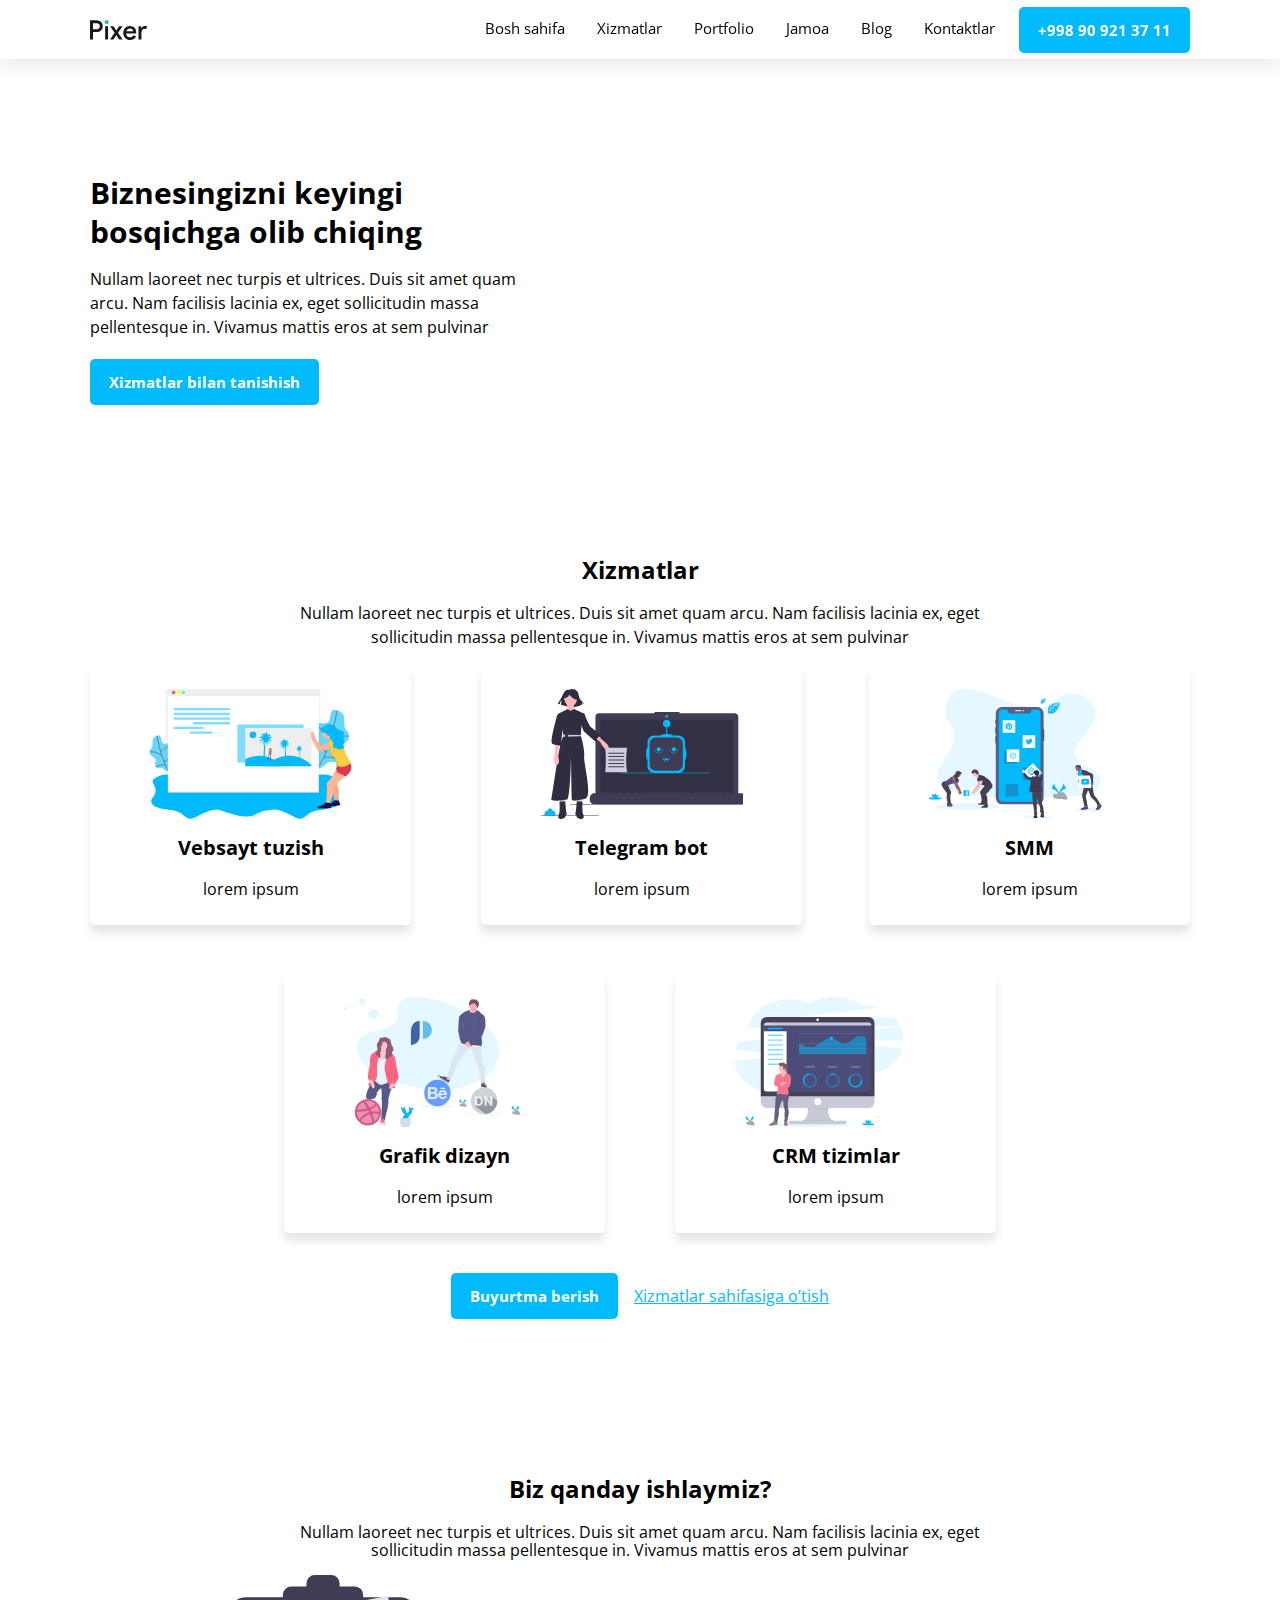
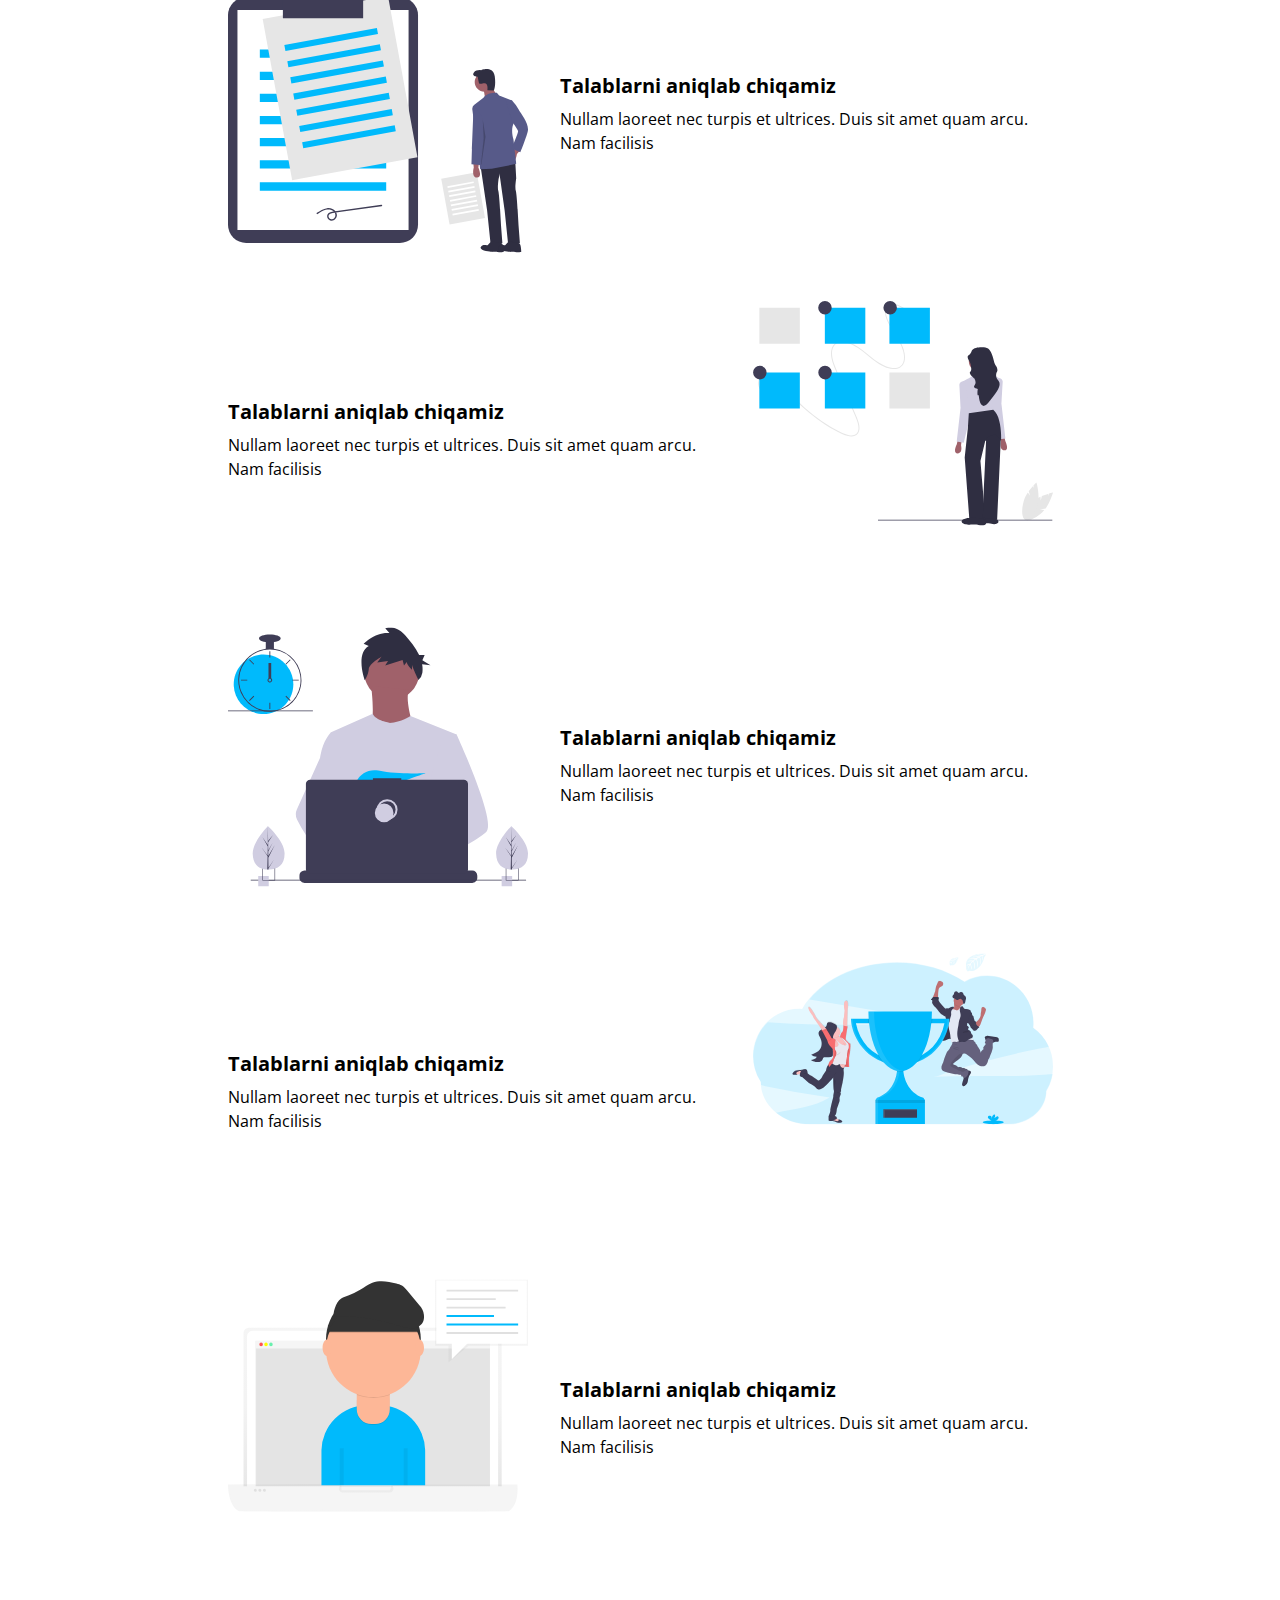
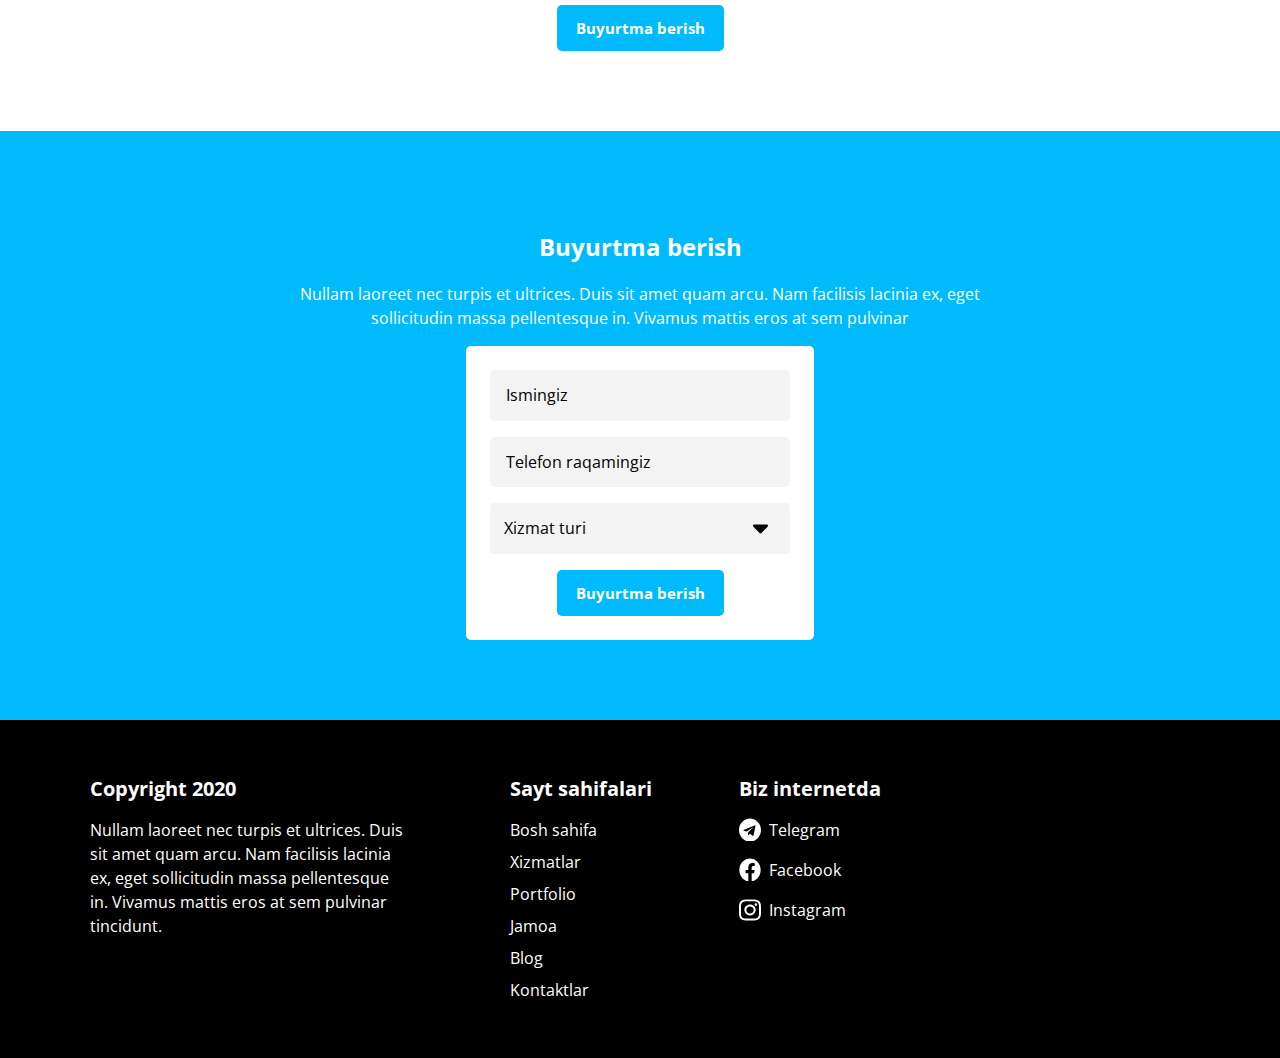
<file: index.html>
<!DOCTYPE html>
<html lang="uz">

<head>
    <meta charset="UTF-8">
    <meta http-equiv="X-UA-Compatible" content="IE=edge">
    <meta name="viewport" content="width=device-width, initial-scale=1.0">
    <title>Pixer | Javohir Rustamov</title>

    <!-- <link rel="stylesheet" href="./css/normalize.css"> -->
    <link rel="stylesheet" href="./css/main.mini.css">
    <!-- <link rel="stylesheet" href="./css/main.css"> -->
</head>

<body>
    <!-- header start -->
    <header>
        <div class="container">
            <div class="site-header">
                <a class="site-logo" href="./index.html"><img class="site-logo-img" src="./images/header-logo.svg"
                        width="58" height="20" alt="pixer logo"></a>

                <div class="site-navbar">
                    <ul class="navbar-list">
                        <li class="navbar-list-item"><a class="navbar-link" href="./index.html">Bosh sahifa</a></li>
                        <li class="navbar-list-item">
                            <a class="navbar-link" href="./services.html">Xizmatlar</a>
                            <ul class="drop-list">
                                <li class="drop-list-item">
                                    <a href="./create-web-site.html" class="drop-list-item-link navbar-link">Vebsayt</a>
                                </li>
                                <li class="drop-list-item"><a href="./telegram-bot.html" class="drop-list-item-link navbar-link">Telegram bot</a></li>
                                <li class="drop-list-item"><a href="./smm.html" class="drop-list-item-link navbar-link">SMM</a></li>
                                <li class="drop-list-item"><a href="./grafic-design.html" class="drop-list-item-link navbar-link">Grafik dizayn</a></li>
                                <li class="drop-list-item"><a href="./crm.html" class="drop-list-item-link navbar-link">CRM tizim</a></li>
                            </ul>
                        </li>
                        <li class="navbar-list-item"><a class="navbar-link" href="./portfolio.html">Portfolio</a></li>
                        <li class="navbar-list-item"><a class="navbar-link" href="./team.html">Jamoa</a></li>
                        <li class="navbar-list-item"><a class="navbar-link" href="./blog.html">Blog</a></li>
                        <li class="navbar-list-item"><a class="navbar-link" href="./contacts.html">Kontaktlar</a></li>
                    </ul>

                    <a class="section-buttons" href="tel:+998909213711">+998 90 921 37 11</a>
                </div>
            </div>
        </div>
    </header>
    <!-- header finish -->

    <!-- main start -->
    <main>
        <!-- hero section start -->
        <section class="hero-section">
            <div class="container">
                <div class="hero">
                    <div class="hero-info">
                        <h1 class="hero-theme">Biznesingizni keyingi bosqichga
                            olib chiqing</h1>
                        <div class="hero-text-box">
                            <p class="hero-text">
                                Nullam laoreet nec turpis et ultrices. Duis sit amet quam arcu. Nam facilisis lacinia
                                ex,
                                eget sollicitudin massa pellentesque in. Vivamus mattis eros at sem pulvinar
                            </p>
                        </div>

                        <a class="section-buttons hero-link" href="#services" target="blank">Xizmatlar bilan tanishish</a>
                    </div>

                    <iframe class="hero-video" width="560" height="315"
                        src="https://www.youtube-nocookie.com/embed/6_pru8U2RmM" title="YouTube video player"
                        allow="accelerometer; autoplay; clipboard-write; encrypted-media; gyroscope; picture-in-picture"
                        allowfullscreen></iframe>

                </div>
            </div>
        </section>
        <!-- hero section finish -->

        <!-- services section start -->
        <section class="services" id="services">
            <div class="container">
                <div class="services-top">
                    <h2 class="services-top-theme">Xizmatlar</h2>
                    <p class="services-top-text">
                        Nullam laoreet nec turpis et ultrices. Duis sit amet quam arcu. Nam facilisis lacinia ex, eget
                        sollicitudin massa pellentesque in. Vivamus mattis eros at sem pulvinar
                    </p>
                </div>

                <ul class="services-list">
                    <li class="services-list-item"><a class="services-item-link" href="./create-web-site.html">
                            <div class="services-info">
                                <h3 class="services-item-theme">Vebsayt tuzish</h3>
                                <p class="services-item-text">lorem ipsum</p>
                            </div>

                        </a></li>

                    <li class="services-list-item"><a class="services-item-link telegram-bot"
                            href="./telegram-bot.html">
                            <div class="services-info">
                                <h3 class="services-item-theme">Telegram bot</h3>
                                <p class="services-item-text">lorem ipsum</p>
                            </div>
                        </a></li>
                    <li class="services-list-item"><a class="services-item-link smm-img" href="./smm.html">
                            <div class="services-info">
                                <h3 class="services-item-theme">SMM</h3>
                                <p class="services-item-text">lorem ipsum</p>
                            </div>
                        </a></li>
                    <li class="services-list-item"><a class="services-item-link grafic-design"
                            href="./grafic-design.html">
                            <div class="services-info">
                                <h3 class="services-item-theme">Grafik dizayn</h3>
                                <p class="services-item-text">lorem ipsum</p>
                            </div>
                        </a></li>
                    <li class="services-list-item"><a class="services-item-link crm-img" href="./crm.html">
                            <div class="services-info">
                                <h3 class="services-item-theme">CRM tizimlar</h3>
                                <p class="services-item-text">lorem ipsum</p>
                            </div>
                        </a></li>
                </ul>

                <div class="services-under-link">
                    <a class="hero-link section-buttons" href="#order" target="blank">Buyurtma berish</a>
                    <a class="services-under-link-item" href="#" target="blank">Xizmatlar sahifasiga o’tish</a>
                </div>
            </div>
        </section>
        <!-- services section finish -->

        <!-- how we work section start -->
        <section>
            <div class="container">
                <div class="how-we-work-top">
                    <h2 class="how-we-work-theme">Biz qanday ishlaymiz?</h2>
                    <p class="how-we-work-text">
                        Nullam laoreet nec turpis et ultrices. Duis sit amet quam arcu. Nam facilisis lacinia ex, eget
                        sollicitudin massa pellentesque in. Vivamus mattis eros at sem pulvinar
                    </p>
                </div>

                <ol class="how-we-work-list">
                    <li class="how-we-work-list-item">
                        <div class="how-we-info">

                            <h3 class="how-we-info-theme">Talablarni aniqlab chiqamiz</h3>

                            <p class="how-we-info-text">
                                Nullam laoreet nec turpis et ultrices. Duis sit amet quam arcu. Nam facilisis
                            </p>


                        </div>
                    </li>
                    <li class="how-we-work-list-item how-we-two">
                        <div class="how-we-info ">

                            <h3 class="how-we-info-theme">Talablarni aniqlab chiqamiz</h3>

                            <p class="how-we-info-text">
                                Nullam laoreet nec turpis et ultrices. Duis sit amet quam arcu. Nam facilisis
                            </p>


                        </div>
                    </li>
                    <li class="how-we-work-list-item">
                        <div class="how-we-info">

                            <h3 class="how-we-info-theme">Talablarni aniqlab chiqamiz</h3>

                            <p class="how-we-info-text">
                                Nullam laoreet nec turpis et ultrices. Duis sit amet quam arcu. Nam facilisis
                            </p>


                        </div>
                    </li>
                    <li class="how-we-work-list-item">
                        <div class="how-we-info">

                            <h3 class="how-we-info-theme">Talablarni aniqlab chiqamiz</h3>

                            <p class="how-we-info-text">
                                Nullam laoreet nec turpis et ultrices. Duis sit amet quam arcu. Nam facilisis
                            </p>


                        </div>
                    </li>
                    <li class="how-we-work-list-item">
                        <div class="how-we-info">

                            <h3 class="how-we-info-theme">Talablarni aniqlab chiqamiz</h3>

                            <p class="how-we-info-text">
                                Nullam laoreet nec turpis et ultrices. Duis sit amet quam arcu. Nam facilisis
                            </p>


                        </div>
                    </li>
                </ol>

                <div class="how-we-button">
                    <a class="section-buttons hero-link" href="#order">Buyurtma berish</a>
                </div>

            </div>
        </section>
        <!-- how we work section finish -->

        <!-- order section start -->
        <section class="order" id="order">
            <div class="container">
                <div class="order-top">
                    <h2 class="order-top-theme">Buyurtma berish</h2>
                    <p class="order-top-text">
                        Nullam laoreet nec turpis et ultrices. Duis sit amet quam arcu. Nam facilisis lacinia ex, eget
                        sollicitudin massa pellentesque in. Vivamus mattis eros at sem pulvinar
                    </p>
                </div>

                <form class="order-form" action="https://echo.htmlacademy.ru/courses" method="post" autocomplete="off">

                    <label>
                        <input class="site-order-item" type="text" placeholder="Ismingiz" aria-label="Ismingiz"
                            name="your name" required>
                    </label>
                    <label>
                        <input class="site-order-item" type="tel" placeholder="Telefon raqamingiz"
                            aria-label="Telefon raqamingiz" name="your number" required>
                    </label>

                    <select class="order-list" name="order-list">
                        <option value="xizmatturi" selected disabled>Xizmat turi</option>
                        <option value="Vebsayttuzish">Vebsayt tuzish</option>
                        <option value="Telegrambot">Telegram bot</option>
                        <option value="SMM">SMM</option>
                        <option value="Grafikdizayn">Grafik dizayn</option>
                        <option value="CRMtizimlar">CRM tizimlar</option>
                    </select>

                    <button class="section-buttons order-button hero-link" type="submit">Buyurtma berish</button>
                </form>
            </div>
        </section>
        <!-- order section finish -->

        <footer class="site-footer">
            <div class="container">
                <div class="footer-inner">
                    <div class="footer-inner-start">
                        <p class="footer-theme">Copyright 2020</p>
                        <p class="footer-text">
                            Nullam laoreet nec turpis et ultrices. Duis sit amet quam arcu. Nam facilisis lacinia ex,
                            eget
                            sollicitudin massa pellentesque in. Vivamus mattis eros at sem pulvinar tincidunt.
                        </p>
                    </div>
                        <div class="site-pages-box">
                            <p class="pages-item-theme">Sayt sahifalari</p>
                       
                    <ul class="site-pages-list">
                        <li class="site-pages-list-item"><a class="footer-links" href="./index.html">Bosh sahifa</a></li>
                        <li class="site-pages-list-item"><a class="footer-links" href="./services.html">Xizmatlar</a></li>
                        <li class="site-pages-list-item"><a class="footer-links" href="./portfolio.html">Portfolio</a></li>
                        <li class="site-pages-list-item"><a class="footer-links" href="./team.html">Jamoa</a></li>
                        <li class="site-pages-list-item"><a class="footer-links" href="./blog.html">Blog</a></li>
                        <li class="site-pages-list-item"><a class="footer-links" href="./contacts.html">Kontaktlar</a></li>
                    </ul>
                </div>
                    <div class="out-internet">
                        <p class="pages-item-theme">Biz internetda</p>
                    
                    <ul class="socials-list">
                        <li class="socials-list-item"><a class="socials-links telegram" href="#">Telegram</a></li>
                        <li class="socials-list-item"><a class="socials-links facebook" href="#">Facebook</a></li>
                        <li class="socials-list-item"><a class="socials-links instagram" href="#">Instagram</a></li>
                    </ul>
                </div>
                </div>
            </div>
        </footer>
    </main>
    <!-- main finish -->
</body>

</html>
</file>
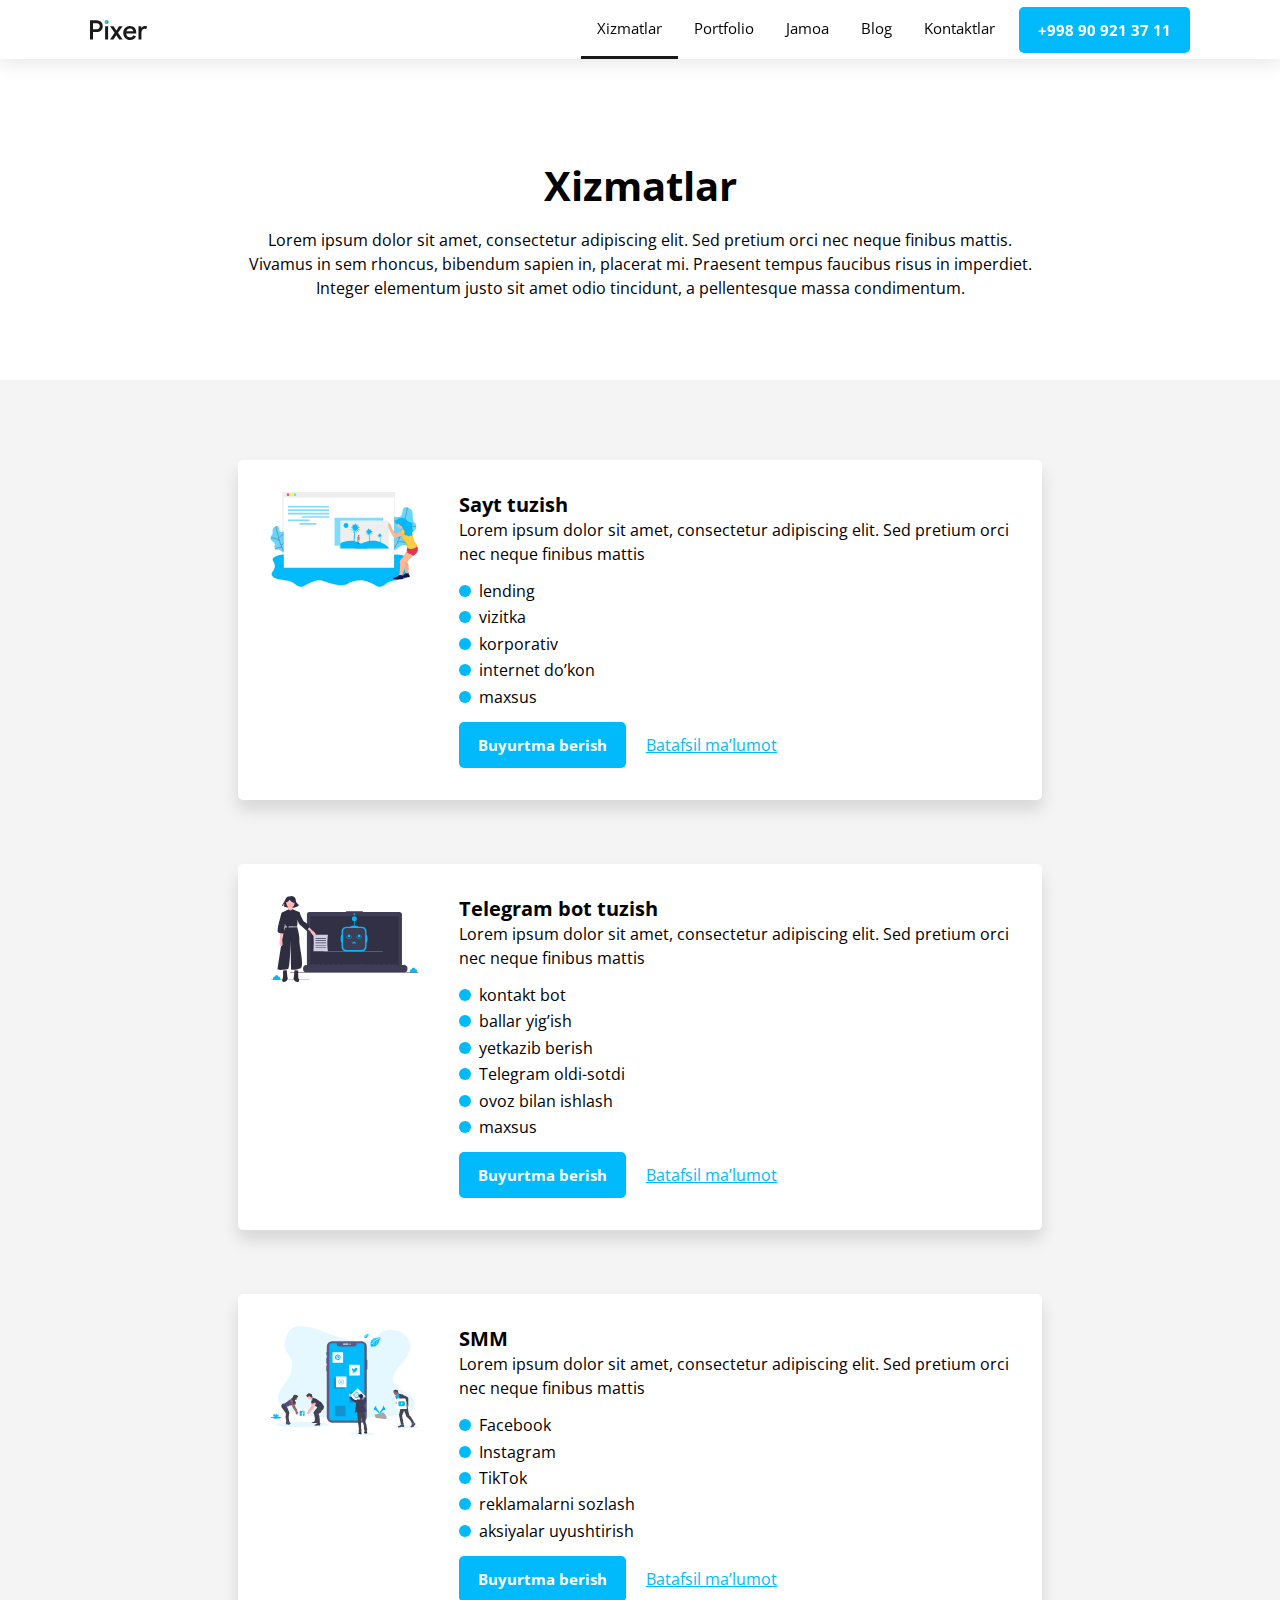
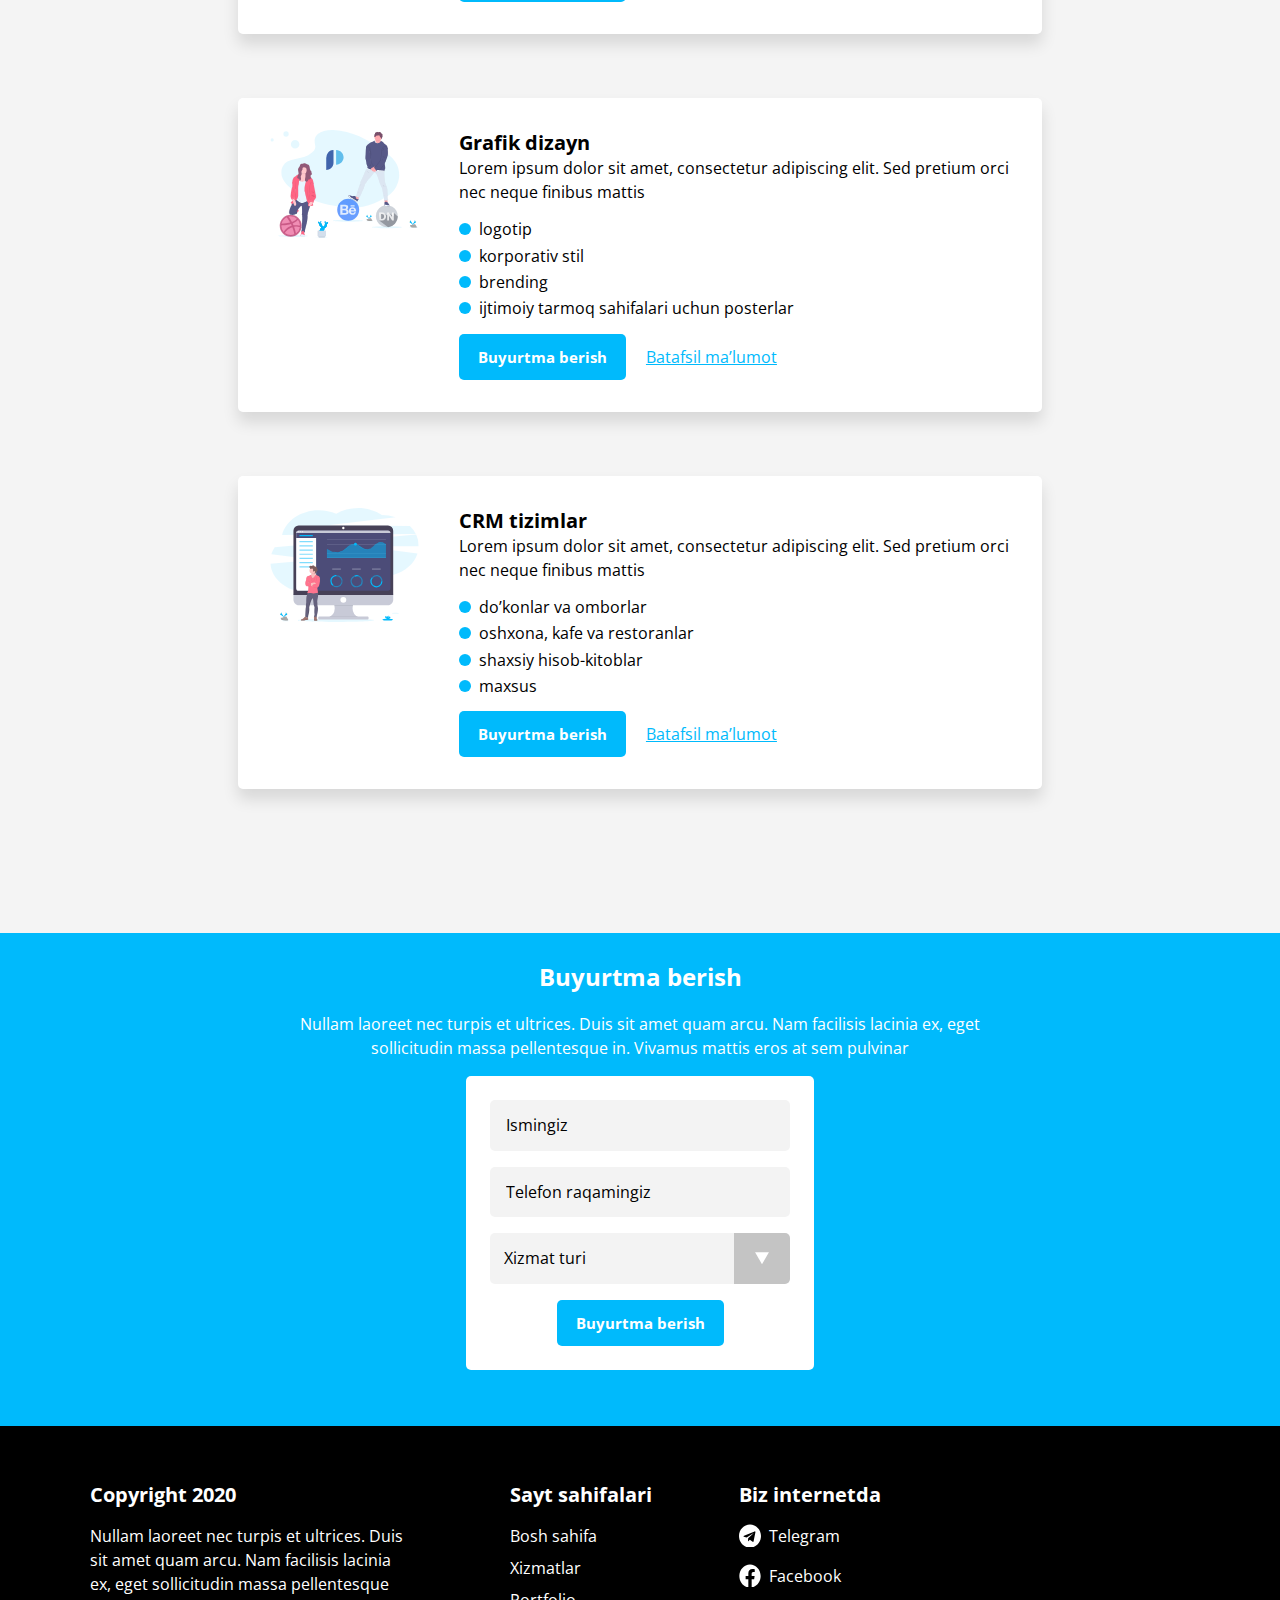
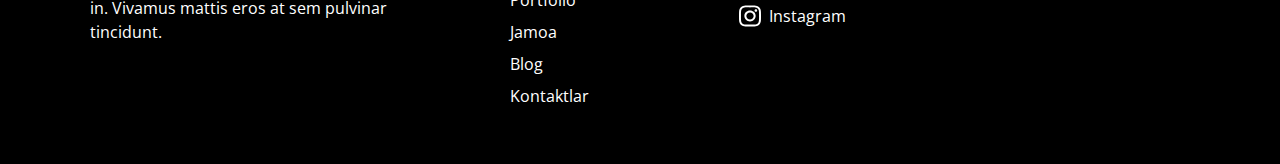
<file: services.html>
<!DOCTYPE html>
<html lang="uz">
<head>
    <meta charset="UTF-8">
    <meta http-equiv="X-UA-Compatible" content="IE=edge">
    <meta name="viewport" content="width=device-width, initial-scale=1.0">
    <title>Xizmatlar</title>
    
    <link rel="stylesheet" href="./css/services.mini.css">
    <!-- <link rel="stylesheet" href="./css/services.css"> -->
</head>
<body>
    <!-- header start -->
    <header>
        <div class="container">
            <div class="site-header">
                <a class="site-logo" href="./index.html"><img class="site-logo-img" src="./images/header-logo.svg"
                    width="58" height="20" alt="pixer logo"></a>
                    
                    <div class="site-navbar">
                        <ul class="navbar-list">
                            <li class="navbar-list-item navbar-link-services"><a class="navbar-link" href="./services.html">Xizmatlar</a>
                                <ul class="drop-list">
                                    <li class="drop-list-item">
                                        <a href="./create-web-site.html" class="drop-list-item-link navbar-link">Vebsayt</a>
                                    </li>
                                    <li class="drop-list-item"><a href="./telegram-bot.html" class="drop-list-item-link navbar-link">Telegram bot</a></li>
                                    <li class="drop-list-item"><a href="./smm.html" class="drop-list-item-link navbar-link">SMM</a></li>
                                    <li class="drop-list-item"><a href="./grafic-design.html" class="drop-list-item-link navbar-link">Grafik dizayn</a></li>
                                    <li class="drop-list-item"><a href="./crm.html" class="drop-list-item-link navbar-link">CRM tizim</a></li>
                                </ul>
                            </li>
                            <li class="navbar-list-item"><a class="navbar-link" href="./portfolio.html">Portfolio</a></li>
                            <li class="navbar-list-item"><a class="navbar-link" href="./team.html">Jamoa</a></li>
                            <li class="navbar-list-item"><a class="navbar-link" href="./blog.html">Blog</a></li>
                            <li class="navbar-list-item"><a class="navbar-link" href="./contacts.html">Kontaktlar</a></li>
                        </ul>
                        
                        <a class="section-buttons" href="tel:+998909213711">+998 90 921 37 11</a>
                    </div>
                </div>
            </div>
        </header>
        <!-- header finish -->
        
        
        <main>
            <section class="services-section">
                <div class="container">
                    <div class="services-box">
                        <h2 class="services-theme">Xizmatlar</h2>
                        <p class="services-info-text">Lorem ipsum dolor sit amet, consectetur adipiscing elit. Sed pretium orci nec neque finibus mattis. Vivamus in sem rhoncus, bibendum sapien in, placerat mi. Praesent tempus faucibus risus in imperdiet. Integer elementum justo sit amet odio tincidunt, a pellentesque massa condimentum.
                        </p>
                    </div>
                </div>
            </section>
            
            <section class="services-list-section">
                <div class="container">
                    <ul class="services-list">
                        <li class="services-list-item">
                            <div class="services-list-item-box">
                                <h3 class="services-item-theme">Sayt tuzish</h3>
                                <p class="services-item-text services-info-text">
                                    Lorem ipsum dolor sit amet, consectetur adipiscing elit. Sed pretium orci nec neque finibus mattis
                                </p>
                                
                                <ul class="services-second-list">
                                    <li class="services-second-list-item">lending</li>
                                    <li class="services-second-list-item">vizitka</li>
                                    <li class="services-second-list-item">korporativ</li>
                                    <li class="services-second-list-item">internet do’kon</li>
                                    <li class="services-second-list-item">maxsus</li>
                                </ul>
                                
                                <div class="services-list-link-box">
                                    <a href="#" target="blank" class="services-link-book section-buttons">Buyurtma berish</a>
                                    <a href="#" target="blank" class="services-link-info services-under-link-item">Batafsil ma’lumot</a>
                                </div>
                            </div>
                            
                        </li>
                        <li class="services-list-item services-telegram-list">
                            <div class="services-list-item-box">
                                <h3 class="services-item-theme">Telegram bot tuzish</h3>
                                <p class="services-item-text services-info-text">
                                    Lorem ipsum dolor sit amet, consectetur adipiscing elit. Sed pretium orci nec neque finibus mattis
                                </p>
                                
                                <ul class="services-second-list">
                                    <li class="services-second-list-item">kontakt bot</li>
                                    <li class="services-second-list-item">ballar yig’ish</li>
                                    <li class="services-second-list-item">yetkazib berish</li>
                                    <li class="services-second-list-item">Telegram oldi-sotdi</li>
                                    <li class="services-second-list-item">ovoz bilan ishlash</li>
                                    <li class="services-second-list-item">maxsus</li>
                                </ul>
                                
                                <div class="services-list-link-box">
                                    <a href="#" target="blank" class="services-link-book section-buttons">Buyurtma berish</a>
                                    <a href="#" target="blank" class="services-link-info services-under-link-item">Batafsil ma’lumot</a>
                                </div>
                            </div>
                            
                        </li>
                        <li class="services-list-item services-smm-list">
                            <div class="services-list-item-box">
                                <h3 class="services-item-theme">SMM</h3>
                                <p class="services-item-text services-info-text">
                                    Lorem ipsum dolor sit amet, consectetur adipiscing elit. Sed pretium orci nec neque finibus mattis
                                </p>
                                
                                <ul class="services-second-list">
                                    <li class="services-second-list-item">Facebook</li>
                                    <li class="services-second-list-item">Instagram</li>
                                    <li class="services-second-list-item">TikTok</li>
                                    <li class="services-second-list-item">reklamalarni sozlash</li>
                                    <li class="services-second-list-item">aksiyalar uyushtirish</li>
                                </ul>
                                
                                <div class="services-list-link-box">
                                    <a href="#" target="blank" class="services-link-book section-buttons">Buyurtma berish</a>
                                    <a href="#" target="blank" class="services-link-info services-under-link-item">Batafsil ma’lumot</a>
                                </div>
                            </div>
                            
                        </li>
                        <li class="services-list-item services-grapihic-list">
                            <div class="services-list-item-box">
                                <h3 class="services-item-theme">Grafik dizayn</h3>
                                <p class="services-item-text services-info-text">
                                    Lorem ipsum dolor sit amet, consectetur adipiscing elit. Sed pretium orci nec neque finibus mattis
                                </p>
                                
                                <ul class="services-second-list">
                                    <li class="services-second-list-item">logotip</li>
                                    <li class="services-second-list-item">korporativ stil</li>
                                    <li class="services-second-list-item">brending</li>
                                    <li class="services-second-list-item">ijtimoiy tarmoq sahifalari uchun posterlar</li>
                                </ul>
                                
                                <div class="services-list-link-box">
                                    <a href="#" target="blank" class="services-link-book section-buttons">Buyurtma berish</a>
                                    <a href="#" target="blank" class="services-link-info services-under-link-item">Batafsil ma’lumot</a>
                                </div>
                            </div>
                            
                        </li>
                        <li class="services-list-item services-crm-list">
                            <div class="services-list-item-box">
                                <h3 class="services-item-theme">CRM tizimlar</h3>
                                <p class="services-item-text services-info-text">
                                    Lorem ipsum dolor sit amet, consectetur adipiscing elit. Sed pretium orci nec neque finibus mattis
                                </p>
                                
                                <ul class="services-second-list">
                                    <li class="services-second-list-item">do’konlar va omborlar</li>
                                    <li class="services-second-list-item">oshxona, kafe va restoranlar</li>
                                    <li class="services-second-list-item">shaxsiy hisob-kitoblar</li>
                                    <li class="services-second-list-item">maxsus</li>
                                </ul>
                                
                                <div class="services-list-link-box">
                                    <a href="#" target="blank" class="services-link-book section-buttons">Buyurtma berish</a>
                                    <a href="#" target="blank" class="services-link-info services-under-link-item">Batafsil ma’lumot</a>
                                </div>
                            </div>
                            
                        </li>
                    </ul>
                </div>
            </section>
            
            <section class="order" id="order">
                <div class="container">
                    <div class="order-top">
                        <h2 class="order-top-theme">Buyurtma berish</h2>
                        <p class="order-top-text">
                            Nullam laoreet nec turpis et ultrices. Duis sit amet quam arcu. Nam facilisis lacinia ex, eget
                            sollicitudin massa pellentesque in. Vivamus mattis eros at sem pulvinar
                        </p>
                    </div>
                    
                    <form class="order-form" action="https://echo.htmlacademy.ru/courses" method="post" autocomplete="off">
                        
                        <label>
                            <input class="site-order-item" type="text" placeholder="Ismingiz" aria-label="Ismingiz"
                            name="your name" required>
                        </label>
                        <label>
                            <input class="site-order-item" type="tel" placeholder="Telefon raqamingiz"
                            aria-label="Telefon raqamingiz" name="your number" required>
                        </label>
                        
                        <select class="order-list" name="order-list">
                            <option value="xizmatturi" selected disabled>Xizmat turi</option>
                            <option value="Vebsayttuzish">Vebsayt tuzish</option>
                            <option value="Telegrambot">Telegram bot</option>
                            <option value="SMM">SMM</option>
                            <option value="Grafikdizayn">Grafik dizayn</option>
                            <option value="CRMtizimlar">CRM tizimlar</option>
                        </select>
                        
                        <button class="section-buttons order-button hero-link" type="submit">Buyurtma berish</button>
                    </form>
                </div>
            </section>
        </main>
        
        <footer class="site-footer">
            <div class="container">
                <div class="footer-inner">
                    <div class="footer-inner-start">
                        <p class="footer-theme">Copyright 2020</p>
                        <p class="footer-text">
                            Nullam laoreet nec turpis et ultrices. Duis sit amet quam arcu. Nam facilisis lacinia ex,
                            eget
                            sollicitudin massa pellentesque in. Vivamus mattis eros at sem pulvinar tincidunt.
                        </p>
                    </div>
                    <div class="site-pages-box">
                        <p class="pages-item-theme">Sayt sahifalari</p>
                        
                        <ul class="site-pages-list">
                            <li class="site-pages-list-item"><a class="footer-links" href="./index.html">Bosh sahifa</a></li>
                            <li class="site-pages-list-item"><a class="footer-links" href="./services.html">Xizmatlar</a>
                                
                            </li>
                            <li class="site-pages-list-item"><a class="footer-links" href="./portfolio.html">Portfolio</a></li>
                            <li class="site-pages-list-item"><a class="footer-links" href="./team.html">Jamoa</a></li>
                            <li class="site-pages-list-item"><a class="footer-links" href="./blog.html">Blog</a></li>
                            <li class="site-pages-list-item"><a class="footer-links" href="./contacts.html">Kontaktlar</a></li>
                        </ul>
                    </div>
                    <div class="out-internet">
                        <p class="pages-item-theme">Biz internetda</p>
                        
                        <ul class="socials-list">
                            <li class="socials-list-item"><a class="socials-links telegram" href="#">Telegram</a></li>
                            <li class="socials-list-item"><a class="socials-links facebook" href="#">Facebook</a></li>
                            <li class="socials-list-item"><a class="socials-links instagram" href="#">Instagram</a></li>
                        </ul>
                    </div>
                </div>
            </div>
        </footer>
    </body>
    </html>
</file>
<file: css/main.css>
/*
* Prefixed by https://autoprefixer.github.io
* PostCSS: v8.4.14,
* Autoprefixer: v10.4.7
* Browsers: last 4 version
*/

/*
* Prefixed by https://autoprefixer.github.io
* PostCSS: v8.4.12,
* Autoprefixer: v10.4.4
* Browsers: last 4 version
*/

:root {
    --fontregular: 400;
    --font700: 700;
    --colorblack: #000;
    --colorblue: #00BAFC;
    --colorwhite: #fff;
}

/* open-sans-regular - latin_cyrillic */
@font-face {
    font-family: "Open Sans";
    font-style: normal;
    font-weight: 400;
    src: url("../fonts/open-sans-v29-latin_cyrillic-regular.woff2") format("woff2"),
        url("../fonts/open-sans-v29-latin_cyrillic-regular.woff") format("woff");
}

/* open-sans-700 - latin_cyrillic */
@font-face {
    font-family: "Open Sans";
    font-style: normal;
    font-weight: 700;
    src: url("../fonts/open-sans-v29-latin_cyrillic-700.woff2") format("woff2"),
        url("../fonts/open-sans-v29-latin_cyrillic-700.woff") format("woff");
}

* {
    -webkit-box-sizing: border-box;
            box-sizing: border-box;
}

body {
    margin: 0;
    padding: 0;
    font-family: "Open Sans", "Arial", sans-serif;
}

.container {
    max-width: 1140px;
    margin-right: auto;
    margin-left: auto;
    padding-right: 20px;
    padding-left: 20px;
}

header {
    width: 100%;
    position: fixed;
    background: var(--colorwhite);
    -webkit-box-shadow: 0px 4px 20px #0000001a;
            box-shadow: 0px 4px 20px #0000001a;
}

.site-header {
    display: -webkit-box;
    display: -ms-flexbox;
    display: flex;
    -webkit-box-align: center;
        -ms-flex-align: center;
            align-items: center;
}

.site-logo:hover {
    opacity: 0.8;
}

.site-logo:active {
    opacity: 0.4;
}

.site-logo-img {
    display: block;
}

.site-navbar {
    margin-left: auto;
    display: -webkit-box;
    display: -ms-flexbox;
    display: flex;
    -webkit-box-align: center;
        -ms-flex-align: center;
            align-items: center;
}

.navbar-list {
    margin: 0 8px 0 0;
    padding: 0;
    display: -webkit-box;
    display: -ms-flexbox;
    display: flex;
}

.navbar-list-item {
    padding: 16px;
    list-style: none;
    border-bottom: 3px solid transparent;
}
.drop-list{
    position: absolute;
    left: -15px;
    top: 58px;
    z-index: -1;
    padding: 0;
    margin: 0;
    width: 130px;
    display: none;
    list-style: none;
    background-color: #fff;
}
.drop-list-item{
    padding: 8px 16px;
    /* margin-top: 8px; */
}
.navbar-list-item:nth-child(2):hover .drop-list{
    display: block;
}
.navbar-list-item:nth-child(2){
    position: relative;
}

.drop-list-item:hover{
    background-color: var(--colorblue);
}
.drop-list-item:hover  .drop-list-item-link{
    color: var(--colorwhite);
}

.navbar-link {
    font-weight: var(--fontregular);
    font-size: 15px;
    line-height: 24px;
    color: var(--colorblack);
    text-decoration: none;
  
}

.navbar-list-item:hover {
    border-bottom: 3px solid #191919;
}

.navbar-list-item:active {
    color: var(--colorwhite);
    border-bottom: 3px solid transparent;
    background: #191919b3;
}
.navbar-list-item:active .navbar-link {
 color: var(--colorwhite);
}

.section-buttons {
    display: inline-block;
    padding: 8px 16px;
    font-weight: var(--font700);
    font-size: 15px;
    line-height: 24px;
    color: var(--colorwhite);
    border-radius: 5px;
    text-decoration: none;
    background-color: var(--colorblue);
    border: 3px solid transparent;
}

.section-buttons:hover {
    color: var(--colorblue);
    border: 3px solid var(--colorblue);
    border-radius: 5px;
    background-color: var(--colorwhite);
    
}

.section-buttons:active {
    color: var(--colorwhite);
    background: #00bafc99;
    border: 3px solid transparent;
}

/*! hero section styles */
section {
    padding-top: 80px;
    padding-bottom: 80px;
}
.hero-section{
    padding-top: 160px;
}

.hero {
    display: -webkit-box;
    display: -ms-flexbox;
    display: flex;
    -webkit-box-pack: justify;
        -ms-flex-pack: justify;
            justify-content: space-between;
    -webkit-box-align: center;
        -ms-flex-align: center;
            align-items: center;
}

.hero-info {
    width: 470px;
}

.hero-theme {
    margin: 0;
    margin-bottom: 16px;
    font-weight: var(--font700);
    font-size: 30px;
    line-height: 130%;
    color: var(--colorblack);
}

.hero-text-box {
    margin-bottom: 20px;
    width: 465px;
}

.hero-text {
    margin: 0;
   
    font-weight: var(--fontregular);
    font-size: 16px;
    line-height: 24px;
    color: var(--colorblack);
}

.hero-link:hover {
    border: 3px solid transparent;
    color: var(--colorwhite);
    background: #00bafccc;
}
.hero-link:active{
    background: #00bafc99;
}

.hero-video {
    width: 458px;
    height: 258px;
    border: none;
    border-radius: 5px;
}

/*! hero section styles finish */

/*! services stules start */
.services {
    padding-top: 56px;
    padding-bottom: 56px;
}

.services-top {
    margin-right: auto;
    margin-left: auto;
    margin-bottom: 16px;
    width: 719px;
    text-align: center;
}

.services-top-theme {
    margin: 0;
    margin-bottom: 16px;
    font-weight: var(--font700);
    font-size: 24px;
    line-height: 130%;
    text-align: center;
    color: var(--colorblack);
}

.services-top-text {
    margin: 0;
    font-weight: var(--fontregular);
    font-size: 16px;
    line-height: 24px;
    text-align: center;
    color: var(--colorblack);
}

.services-list {
    margin: 0;
    margin-bottom: 40px;
    padding: 0;
    display: -webkit-box;
    display: -ms-flexbox;
    display: flex;
    -webkit-box-pack: center;
        -ms-flex-pack: center;
            justify-content: center;
    -webkit-box-align: center;
        -ms-flex-align: center;
            align-items: center;
    -ms-flex-wrap: wrap;
        flex-wrap: wrap;

}

.services-list-item {
    margin-right: 70px;
    margin-bottom: 48px;
    padding: 24px 59px;
    list-style: none;
    background: var(--colorwhite);
    -webkit-box-shadow: 0px 8px 8px #0000001a;
            box-shadow: 0px 8px 8px #0000001a;
    border-radius: 5px;
}
.services-list-item:hover{
    -webkit-box-shadow: 0px 12px 21px #0000001a;
            box-shadow: 0px 12px 21px #0000001a;
}
.services-list-item:active{
    -webkit-box-shadow: 0px 4px 4px #00000033;
            box-shadow: 0px 4px 4px #00000033;
}

.services-list-item:nth-child(2) {
    margin-right: 67px;
}

.services-list-item:nth-child(3) {
    margin-right: 0;
}

.services-list-item:nth-child(5) {
    margin-right: 0;
}

.services-list-item:nth-child(4) {
    margin-bottom: 0;
}

.services-list-item:nth-child(5) {
    margin-bottom: 0;
}

.services-info {
    text-align: center;
}

.services-item-theme {
    margin: 0;
    margin-bottom: 16px;
    font-weight: var(--font700);
    font-size: 20px;
    line-height: 130%;
    text-align: center;
    color: var(--colorblack);
}

.services-item-text {
    margin: 0;
    font-weight: var(--fontregular);
    font-size: 16px;
    line-height: 24px;
    text-align: center;
    color: var(--colorblack);
}

.services-item-link {
    text-decoration: none;
}

.services-item-link::before {
    margin-bottom: 16px;
    display: block;
    content: "";
    background-image: url(../images/vebsayt-tuzish.svg);
    background-repeat: no-repeat;
    width: 203px;
    height: 130px;
}

.telegram-bot::before {
    background-image: url(../images/telegram-bot.svg);
}

.smm-img::before {
    background-image: url(../images/smm.svg);
}

.grafic-design::before {
    background-image: url(../images/grafic-design.svg);
}

.crm-img::before {
    background-image: url(../images/crm.svg);
}

.services-under-link {
    display: -webkit-box;
    display: -ms-flexbox;
    display: flex;
    -webkit-box-align: center;
        -ms-flex-align: center;
            align-items: center;
    -webkit-box-pack: center;
        -ms-flex-pack: center;
            justify-content: center;
}

.services-under-link-item {
    margin-left: 16px;
    font-weight: var(--fontregular);
    font-size: 16px;
    line-height: 24px;
    text-align: center;
    -webkit-text-decoration-line: underline;
            text-decoration-line: underline;
    color: var(--colorblue);
}

/*! services stules finish */

/*! how we work styles start */
.how-we-work-top {
    margin-bottom: 16px;
    margin-right: auto;
    margin-left: auto;
    text-align: center;
    width: 719px;

}

.how-we-work-list {
    margin: 0;
    padding: 0;
}

.how-we-work-list-item {
    display: -webkit-box;
    display: -ms-flexbox;
    display: flex;
    -webkit-box-pack: center;
        -ms-flex-pack: center;
            justify-content: center;
    -webkit-box-align: center;
        -ms-flex-align: center;
            align-items: center;
    margin-bottom: 48px;
    list-style: none;
}

.how-we-work-list-item::before {
    margin-right: 32px;
    display: -webkit-box;
    display: -ms-flexbox;
    display: flex;
    content: "";
    background-image: url(../images/how-we-work1.svg);
    background-repeat: no-repeat;
    width: 300px;
    height: 278px;
}

.how-we-work-list-item:nth-child(2)::before {
    margin-right: 0;
    margin-left: 32px;
    content: "";
    background-image: url(../images/how-we-work2.svg);
}

.how-we-work-list-item:nth-child(2) {
    display: -webkit-box;
    display: -ms-flexbox;
    display: flex;
    -webkit-box-orient: horizontal;
    -webkit-box-direction: reverse;
        -ms-flex-direction: row-reverse;
            flex-direction: row-reverse;
}

.how-we-work-list-item:nth-child(3)::before {
    content: "";
    background-image: url(../images/how-we-work3.svg);
}

.how-we-work-list-item:nth-child(4)::before {
    margin-right: 0;
    margin-left: 32px;
    content: "";
    background-image: url(../images/how-we-work4.svg);
}

.how-we-work-list-item:nth-child(4) {
    display: -webkit-box;
    display: -ms-flexbox;
    display: flex;
    -webkit-box-orient: horizontal;
    -webkit-box-direction: reverse;
        -ms-flex-direction: row-reverse;
            flex-direction: row-reverse;
}

.how-we-work-list-item:nth-child(5)::before {
    content: "";
    background-image: url(../images/how-we-work5.svg);
}

.how-we-info {
    width: 493px;
}




.how-we-info-theme {
    margin: 0;
    margin-bottom: 8px;
    font-weight: var(--font700);
    font-size: 20px;
    line-height: 130%;
    color: var(--colorblack);
}

.how-we-info-text {
    margin: 0;
    font-weight: var(--fontregular);
    font-size: 16px;
    line-height: 24px;
    color: var(--colorblack);
}


.how-we-button {
    display: -webkit-box;
    display: -ms-flexbox;
    display: flex;
    -webkit-box-pack: center;
        -ms-flex-pack: center;
            justify-content: center;
}

/*! how we work styles finish */
.order-top {
    margin-right: auto;
    margin-left: auto;
    margin-bottom: 16px;
    width: 719px;
    text-align: center;
}

/*! order style start */
.order {
    background-color: var(--colorblue);
}

.order-top-theme {
    font-weight: var(--font700);
    font-size: 24px;
    line-height: 130%;
    text-align: center;
    color: var(--colorwhite);
}

.order-top-text {
    font-weight: var(--fontregular);
    font-size: 16px;
    line-height: 150%;
    text-align: center;
    color: var(--colorwhite);
}

.order-form {
    width: 348px;
    margin-right: auto;
    margin-left: auto;
    padding: 24px;
    background-color: var(--colorwhite);
    border-radius: 5px;
}

.site-order-item {
    margin-bottom: 16px;
    padding: 16px;
    display: block;
    width: 100%;
    background: #F3F3F3;
    border-radius: 5px;
    border: none;
}

.site-order-item::-webkit-input-placeholder {
    font-weight: var(--fontregular);
    font-size: 16px;
    line-height: 150%;
    color: var(--colorblack);
}

.site-order-item::-moz-placeholder {
    font-weight: var(--fontregular);
    font-size: 16px;
    line-height: 150%;
    color: var(--colorblack);
}

.site-order-item:-ms-input-placeholder {
    font-weight: var(--fontregular);
    font-size: 16px;
    line-height: 150%;
    color: var(--colorblack);
}

.site-order-item::-ms-input-placeholder {
    font-weight: var(--fontregular);
    font-size: 16px;
    line-height: 150%;
    color: var(--colorblack);
}

.site-order-item::placeholder {
    font-weight: var(--fontregular);
    font-size: 16px;
    line-height: 150%;
    color: var(--colorblack);
}

.order-list {
    margin-bottom: 16px;
    padding-top: 16px;
    padding-bottom: 16px;
    padding-left: 14px;
    width: 100%;
    background: #F3F3F3;
    border-radius: 5px;
    border: none;
    -webkit-appearance: none;
       -moz-appearance: none;
            appearance: none;
    background-image: url(../images/sort-down-solid.svg);
    background-repeat: no-repeat;
    background-size: 15px;
    background-position: calc(50% + 120px) calc(50% - 5px);
    
}

.order-list>option {
    font-weight: var(--fontregular);
    font-size: 16px;
    line-height: 150%;
    color: var(--colorblack);
}

.order-button {
    display: -webkit-box;
    display: -ms-flexbox;
    display: flex;
    margin-right: auto;
    margin-left: auto;
}

/*! order style finish */

/* footer start */
footer {
    padding-top: 56px;
    padding-bottom: 56px;
    background-color: var(--colorblack);
}
.footer-inner{
    display: -webkit-box;
    display: -ms-flexbox;
    display: flex;
}
.footer-inner-start {
    margin-right: 100px;
    width: 320px;
}

.footer-theme {
    margin: 0;
    margin-bottom: 16px;
    font-weight: var(--font700);
    font-size: 20px;
    line-height: 130%;
    color: var(--colorwhite);
}

.footer-text {
    margin: 0;
    font-weight: var(--fontregular);
    font-size: 16px;
    line-height: 150%;
    color: var(--colorwhite);
}

.pages-item-theme {
    margin: 0;
    font-weight: var(--font700);
    font-size: 20px;
    line-height: 130%;
    color: var(--colorwhite);
}

.site-pages-box{
    margin-right: 87px;
}
.site-pages-list {
    margin: 0;
    padding: 0;
}

.site-pages-list-item {
    margin-bottom: 8px;
    list-style: none;
}

.site-pages-list-item:nth-child(6) {
    margin-bottom: 0;
}

.footer-links {
    text-decoration: none;
    font-weight: var(--fontregular);
    font-size: 16px;
    line-height: 24px;
    color: var(--colorwhite);
}
.footer-links:hover{
    color: var(--colorblue);
}
.footer-links:active{
    opacity: 0.6;
    color: var(--colorblue);
}
.pages-item-theme{
    margin: 0;
    margin-bottom: 16px;
}

.socials-list {
    margin: 0;
    padding: 0;
}

.socials-list-item {
    margin: 0;
    margin-bottom: 8px;
    list-style: none;
}

.socials-links {
    display: -webkit-box;
    display: -ms-flexbox;
    display: flex;
    font-weight: var(--fontregular);
    font-size: 16px;
    line-height: 24px;
    color: var(--colorwhite);
    text-decoration: none;
}

.telegram::before{
    margin-right: 8px;
    margin-bottom: 9px;
    display: inline-block;
    content: "";
    background-image: url(../images/telegram.svg);
    width: 22px;
    height: 23px;
}
.facebook::before{
    margin-right: 8px;
    margin-bottom: 9px;
    display: inline-block;
    content: "";
    background-image: url(../images/facebook.svg);
    width: 22px;
    height: 23px;
}
.instagram::before{
    margin-right: 8px;
    margin-bottom: 9px;
    display: inline-block;
    content: "";
    background-image: url(../images/instagram.svg);
    width: 22px;
    height: 23px;
}
.socials-links:hover{
    color: var(--colorblue);
}
.socials-links:active{
    opacity: 0.6;
    color: var(--colorblue);
}
/* footer finish */
</file>
<file: css/services.css>
/*
* Prefixed by https://autoprefixer.github.io
* PostCSS: v8.4.14,
* Autoprefixer: v10.4.7
* Browsers: last 4 version
*/

:root {
    --fontregular: 400;
    --font700: 700;
    --colorblack: #000;
    --colorblue: #00BAFC;
    --colorwhite: #fff;
}

/* open-sans-regular - latin_cyrillic */
@font-face {
    font-family: "Open Sans";
    font-style: normal;
    font-weight: 400;
    src: url("../fonts/open-sans-v29-latin_cyrillic-regular.woff2") format("woff2"),
    url("../fonts/open-sans-v29-latin_cyrillic-regular.woff") format("woff");
}

/* open-sans-700 - latin_cyrillic */
@font-face {
    font-family: "Open Sans";
    font-style: normal;
    font-weight: 700;
    src: url("../fonts/open-sans-v29-latin_cyrillic-700.woff2") format("woff2"),
    url("../fonts/open-sans-v29-latin_cyrillic-700.woff") format("woff");
}

* {
    -webkit-box-sizing: border-box;
    box-sizing: border-box;
}

body {
    margin: 0;
    padding: 0;
    font-family: "Open Sans", "Arial", sans-serif;
}

.container {
    max-width: 1140px;
    margin-right: auto;
    margin-left: auto;
    padding-right: 20px;
    padding-left: 20px;
}
header {
    width: 100%;
    position: fixed;
    background: var(--colorwhite);
    -webkit-box-shadow: 0px 4px 20px #0000001a;
    box-shadow: 0px 4px 20px #0000001a;
}

.site-header {
    display: -webkit-box;
    display: -ms-flexbox;
    display: flex;
    -webkit-box-align: center;
    -ms-flex-align: center;
    align-items: center;
}

.site-logo:hover {
    opacity: 0.8;
}

.site-logo:active {
    opacity: 0.4;
}

.site-logo-img {
    display: block;
}

.site-navbar {
    margin-left: auto;
    display: -webkit-box;
    display: -ms-flexbox;
    display: flex;
    -webkit-box-align: center;
    -ms-flex-align: center;
    align-items: center;
}
.drop-list-item{
    padding: 8px 16px;
    /* margin-top: 8px; */
}
.navbar-list-item:nth-child(1):hover .drop-list{
    display: block;
}
.navbar-list-item:nth-child(1){
    position: relative;
}
.drop-list{
    position: absolute;
    left: -15px;
    top: 58px;
    z-index: -1;
    padding: 0;
    margin: 0;
    width: 130px;
    display: none;
    list-style: none;
    background-color: #fff;
}
.drop-list-item:hover{
    background-color: var(--colorblue);
}
.drop-list-item:hover  .drop-list-item-link{
    color: var(--colorwhite);
}
.navbar-list {
    margin: 0 8px 0 0;
    padding: 0;
    display: -webkit-box;
    display: -ms-flexbox;
    display: flex;
}

.navbar-list-item {
    padding: 16px;
    list-style: none;
    border-bottom: 3px solid transparent;
}

.navbar-link {
    font-weight: var(--fontregular);
    font-size: 15px;
    line-height: 24px;
    color: var(--colorblack);
    text-decoration: none;
    
}
.navbar-link-services{
    border-bottom: 3px solid #191919;
}
.navbar-list-item:hover {
    border-bottom: 3px solid #191919;
}

.navbar-list-item:active {
    color: var(--colorwhite);
    border-bottom: 3px solid transparent;
    background: #191919b3;
}
.navbar-list-item:active .navbar-link {
    color: var(--colorwhite);
}

.section-buttons {
    display: inline-block;
    padding: 8px 16px;
    font-weight: var(--font700);
    font-size: 15px;
    line-height: 24px;
    color: var(--colorwhite);
    border-radius: 5px;
    text-decoration: none;
    background-color: var(--colorblue);
    border: 3px solid transparent;
}
.section-buttons:hover {
    color: var(--colorblue);
    border: 3px solid var(--colorblue);
    border-radius: 5px;
    background-color: var(--colorwhite);
    
}

.section-buttons:active {
    color: var(--colorwhite);
    background: #00bafc99;
    border: 3px solid transparent;
}

.services-section{
    padding-top: 160px;
    padding-bottom: 80px;
}
.services-box{
    margin-right: auto;
    margin-left: auto;
    width: 800px;
    text-align: center;
}
.services-theme{
    margin: 0;
    margin-bottom: 16px;
    font-weight: var(--font700);
    font-size: 40px;
    line-height: 130%;
    color: var(--colorblack);
}
.services-info-text{
    margin: 0;
    font-weight: var(--fontregular);
    font-size: 16px;
    line-height: 24px;
    color: var(--colorblack);
}

.services-list-section{
    padding: 80px 0px;
    background-color: #F4F4F4;
}

.services-list{
    margin: 0;
    padding: 0;
    list-style: none;
}
.services-list-item{
    margin-right: auto;
    margin-left: auto;
    display: -webkit-box;
    display: -ms-flexbox;
    display: flex;
    width: 804px;
    margin-bottom: 64px;
    padding: 32px 32px;
    background-color: var(--colorwhite);
    -webkit-box-shadow: 0px 10px 16px #0000001f;
            box-shadow: 0px 10px 16px #0000001f;
    border-radius: 5px;
}
.services-list-item::before{
    content: "";
    background-image: url(../images/vebsayt-tuzish.svg);
    display: inline-block;
    width: 200px;
    height: 128px;
    margin-right: 40px;
    background-repeat: no-repeat;
    background-size: contain;
}
.services-telegram-list::before{
    background-image: url(../images/telegram-bot.svg);
}
.services-smm-list::before{
    background-image: url(../images/smm.svg);
}
.services-grapihic-list::before{
    background-image: url(../images/grafic-design.svg);
}
.services-crm-list::before{
    background-image: url(../images/crm.svg);
}
.services-item-theme{
    margin: 0;
    font-weight: var(--font700);
    font-size: 20px;
    line-height: 130%;
    color: var(--colorblack);
}
.services-item-text{
    margin-bottom: 16px;
}

.services-second-list{
    margin: 0;
    padding: 0;
    margin-bottom: 16px;
    list-style: none;
}
.services-second-list-item{
    margin-bottom: 8px;
}
.services-second-list-item:last-child{
    margin-bottom: 0;
}
.services-second-list-item::before{
    content: "";
    width: 12px;
    height: 12px;
    background-color: #00BAFC;
    border: none;
    border-radius: 50%;
    display: inline-block;
    margin-right: 8px;
}
.services-under-link-item{
    margin-left: 16px;
    font-weight: var(--fontregular);
    font-size: 16px;
    line-height: 24px;
    text-align: center;
    -webkit-text-decoration-line: underline;
    text-decoration-line: underline;
    color: var(--colorblue);
}


.order-top {
    margin-right: auto;
    margin-left: auto;
    margin-bottom: 16px;
    width: 719px;
    text-align: center;
}

/*! order style start */
.order {
    padding-top: 8px;
    padding-bottom: 56px;
    background-color: var(--colorblue);
}

.order-top-theme {
    font-weight: var(--font700);
    font-size: 24px;
    line-height: 130%;
    text-align: center;
    color: var(--colorwhite);
}

.order-top-text {
    font-weight: var(--fontregular);
    font-size: 16px;
    line-height: 150%;
    text-align: center;
    color: var(--colorwhite);
}

.order-form {
    width: 348px;
    margin-right: auto;
    margin-left: auto;
    padding: 24px;
    background-color: var(--colorwhite);
    border-radius: 5px;
}

.site-order-item {
    margin-bottom: 16px;
    padding: 16px;
    display: block;
    width: 100%;
    background: #F3F3F3;
    border-radius: 5px;
    border: none;
}

.site-order-item::-webkit-input-placeholder {
    font-weight: var(--fontregular);
    font-size: 16px;
    line-height: 150%;
    color: var(--colorblack);
}

.site-order-item::-moz-placeholder {
    font-weight: var(--fontregular);
    font-size: 16px;
    line-height: 150%;
    color: var(--colorblack);
}

.site-order-item:-ms-input-placeholder {
    font-weight: var(--fontregular);
    font-size: 16px;
    line-height: 150%;
    color: var(--colorblack);
}

.site-order-item::-ms-input-placeholder {
    font-weight: var(--fontregular);
    font-size: 16px;
    line-height: 150%;
    color: var(--colorblack);
}

.site-order-item::placeholder {
    font-weight: var(--fontregular);
    font-size: 16px;
    line-height: 150%;
    color: var(--colorblack);
}

.order-list {
    margin-bottom: 16px;
    padding-top: 16px;
    padding-bottom: 16px;
    padding-left: 14px;
    width: 100%;
    background: #F3F3F3;
    border-radius: 5px;
    border: none;
    -webkit-appearance: none;
       -moz-appearance: none;
            appearance: none;
    background-image: url(../images/services-form-back.svg);
    background-repeat: no-repeat;
    /* background-size: 15px; */
    background-position: top -5px right 0;
    
}

.order-list>option {
    font-weight: var(--fontregular);
    font-size: 16px;
    line-height: 150%;
    color: var(--colorblack);
}

.order-button {
    display: -webkit-box;
    display: -ms-flexbox;
    display: flex;
    margin-right: auto;
    margin-left: auto;
}

footer {
    padding-top: 56px;
    padding-bottom: 56px;
    background-color: var(--colorblack);
}
.footer-inner{
    display: -webkit-box;
    display: -ms-flexbox;
    display: flex;
}
.footer-inner-start {
    margin-right: 100px;
    width: 320px;
}

.footer-theme {
    margin: 0;
    margin-bottom: 16px;
    font-weight: var(--font700);
    font-size: 20px;
    line-height: 130%;
    color: var(--colorwhite);
}

.footer-text {
    margin: 0;
    font-weight: var(--fontregular);
    font-size: 16px;
    line-height: 150%;
    color: var(--colorwhite);
}

.pages-item-theme {
    margin: 0;
    font-weight: var(--font700);
    font-size: 20px;
    line-height: 130%;
    color: var(--colorwhite);
}

.site-pages-box{
    margin-right: 87px;
}
.site-pages-list {
    margin: 0;
    padding: 0;
}

.site-pages-list-item {
    margin-bottom: 8px;
    list-style: none;
}

.site-pages-list-item:nth-child(6) {
    margin-bottom: 0;
}

.footer-links {
    text-decoration: none;
    font-weight: var(--fontregular);
    font-size: 16px;
    line-height: 24px;
    color: var(--colorwhite);
}
.footer-links:hover{
    color: var(--colorblue);
}
.footer-links:active{
    opacity: 0.6;
    color: var(--colorblue);
}
.pages-item-theme{
    margin: 0;
    margin-bottom: 16px;
}

.socials-list {
    margin: 0;
    padding: 0;
}

.socials-list-item {
    margin: 0;
    margin-bottom: 8px;
    list-style: none;
}

.socials-links {
    display: -webkit-box;
    display: -ms-flexbox;
    display: flex;
    font-weight: var(--fontregular);
    font-size: 16px;
    line-height: 24px;
    color: var(--colorwhite);
    text-decoration: none;
}

.telegram::before{
    margin-right: 8px;
    margin-bottom: 9px;
    display: inline-block;
    content: "";
    background-image: url(../images/telegram.svg);
    width: 22px;
    height: 23px;
}
.facebook::before{
    margin-right: 8px;
    margin-bottom: 9px;
    display: inline-block;
    content: "";
    background-image: url(../images/facebook.svg);
    width: 22px;
    height: 23px;
}
.instagram::before{
    margin-right: 8px;
    margin-bottom: 9px;
    display: inline-block;
    content: "";
    background-image: url(../images/instagram.svg);
    width: 22px;
    height: 23px;
}
.socials-links:hover{
    color: var(--colorblue);
}
.socials-links:active{
    opacity: 0.6;
    color: var(--colorblue);
}
</file>
<file: css/main.mini.css>
/*! normalize.css v8.0.1 | MIT License | github.com/necolas/normalize.css */button,hr,input{overflow:visible}progress,sub,sup{vertical-align:baseline}.navbar-list-item:nth-child(2),sub,sup{position:relative}.how-we-work-top,.order-top,.order-top-text,.order-top-theme,.services-info,.services-item-theme,.services-top,.services-top-theme,.services-under-link-item{text-align:center}html{line-height:1.15;-webkit-text-size-adjust:100%}.navbar-list-item:nth-child(2):hover .drop-list,.site-logo-img,details,main{display:block}h1{font-size:2em;margin:.67em 0}hr{-webkit-box-sizing:content-box;box-sizing:content-box;height:0}[type=checkbox],[type=radio],legend{-webkit-box-sizing:border-box;padding:0}code,kbd,pre,samp{font-family:monospace,monospace;font-size:1em}a{background-color:transparent}abbr[title]{border-bottom:none;text-decoration:underline;-webkit-text-decoration:underline dotted;text-decoration:underline dotted}b,strong{font-weight:bolder}small{font-size:80%}sub,sup{font-size:75%;line-height:0}sub{bottom:-.25em}sup{top:-.5em}img{border-style:none}button,input,optgroup,select,textarea{font-family:inherit;font-size:100%;line-height:1.15;margin:0}button,select{text-transform:none}[type=button],[type=reset],[type=submit],button{-webkit-appearance:button}[type=button]::-moz-focus-inner,[type=reset]::-moz-focus-inner,[type=submit]::-moz-focus-inner,button::-moz-focus-inner{border-style:none;padding:0}[type=button]:-moz-focusring,[type=reset]:-moz-focusring,[type=submit]:-moz-focusring,button:-moz-focusring{outline:ButtonText dotted 1px}fieldset{padding:.35em .75em .625em}legend{box-sizing:border-box;color:inherit;display:table;max-width:100%;white-space:normal}textarea{overflow:auto}[type=checkbox],[type=radio]{box-sizing:border-box}[type=number]::-webkit-inner-spin-button,[type=number]::-webkit-outer-spin-button{height:auto}[type=search]{-webkit-appearance:textfield;outline-offset:-2px}[type=search]::-webkit-search-decoration{-webkit-appearance:none}::-webkit-file-upload-button{-webkit-appearance:button;font:inherit}.navbar-link,.section-buttons{font-size:15px;line-height:24px;text-decoration:none}summary{display:list-item}[hidden],template{display:none}.site-header,.site-navbar{display:-webkit-box;display:-ms-flexbox}:root{--fontregular:400;--font700:700;--colorblack:#000;--colorblue:#00BAFC;--colorwhite:#fff}@font-face{font-family:"Open Sans";font-style:normal;font-weight:400;src:url("../fonts/open-sans-v29-latin_cyrillic-regular.woff2") format("woff2"),url("../fonts/open-sans-v29-latin_cyrillic-regular.woff") format("woff")}@font-face{font-family:"Open Sans";font-style:normal;font-weight:700;src:url("../fonts/open-sans-v29-latin_cyrillic-700.woff2") format("woff2"),url("../fonts/open-sans-v29-latin_cyrillic-700.woff") format("woff")}*{-webkit-box-sizing:border-box;box-sizing:border-box}body{margin:0;padding:0;font-family:"Open Sans",Arial,sans-serif}.container{max-width:1140px;margin-right:auto;margin-left:auto;padding-right:20px;padding-left:20px}header{width:100%;position:fixed;background:var(--colorwhite);-webkit-box-shadow:0 4px 20px #0000001a;box-shadow:0 4px 20px #0000001a}.site-header{display:flex;-webkit-box-align:center;-ms-flex-align:center;align-items:center}.site-logo:hover{opacity:.8}.site-logo:active{opacity:.4}.site-navbar{margin-left:auto;display:flex;-webkit-box-align:center;-ms-flex-align:center;align-items:center}.hero,.navbar-list{display:-webkit-box;display:-ms-flexbox}.navbar-list{margin:0 8px 0 0;padding:0;display:flex}.navbar-list-item{padding:16px;list-style:none;border-bottom:3px solid transparent}.drop-list{position:absolute;left:-15px;top:58px;z-index:-1;padding:0;margin:0;width:130px;display:none;list-style:none;background-color:#fff}.drop-list-item,.section-buttons{padding:8px 16px}.drop-list-item:hover,.order,.section-buttons{background-color:var(--colorblue)}.drop-list-item:hover .drop-list-item-link,.navbar-list-item:active .navbar-link{color:var(--colorwhite)}.navbar-link{font-weight:var(--fontregular);color:var(--colorblack)}.navbar-list-item:hover{border-bottom:3px solid #191919}.navbar-list-item:active{color:var(--colorwhite);border-bottom:3px solid transparent;background:#191919b3}.section-buttons{display:inline-block;font-weight:var(--font700);color:var(--colorwhite);border-radius:5px;border:3px solid transparent}.order-form,.section-buttons:hover{background-color:var(--colorwhite)}.section-buttons:hover{color:var(--colorblue);border:3px solid var(--colorblue);border-radius:5px}.hero-link:hover,.section-buttons:active{border:3px solid transparent;color:var(--colorwhite)}.section-buttons:active{background:#00bafc99}/*! hero section styles */section{padding-top:80px;padding-bottom:80px}.hero-section{padding-top:160px}.services,footer{padding-top:56px;padding-bottom:56px}.hero{display:flex;-webkit-box-pack:justify;-ms-flex-pack:justify;justify-content:space-between;-webkit-box-align:center;-ms-flex-align:center;align-items:center}.services-list,.services-under-link{display:-webkit-box;display:-ms-flexbox}.hero-info{width:470px}.hero-theme{margin:0 0 16px;font-weight:var(--font700);font-size:30px;line-height:130%;color:var(--colorblack)}.hero-text-box{margin-bottom:20px;width:465px}.hero-text,.how-we-info-text{margin:0;font-weight:var(--fontregular);font-size:16px;line-height:24px;color:var(--colorblack)}.hero-link:hover{background:#00bafccc}.hero-link:active{background:#00bafc99}.hero-video{width:458px;height:258px;border:none;border-radius:5px}/*! hero section styles finish *//*! services stules start */.order-top,.services-top{margin-right:auto;margin-left:auto;margin-bottom:16px;width:719px}.services-top-theme{margin:0 0 16px;font-weight:var(--font700);font-size:24px;line-height:130%;color:var(--colorblack)}.services-item-text,.services-top-text{margin:0;font-weight:var(--fontregular);font-size:16px;line-height:24px;text-align:center;color:var(--colorblack)}.services-list{margin:0 0 40px;padding:0;display:flex;-webkit-box-pack:center;-ms-flex-pack:center;justify-content:center;-webkit-box-align:center;-ms-flex-align:center;align-items:center;-ms-flex-wrap:wrap;flex-wrap:wrap}.services-list-item{margin-right:70px;margin-bottom:48px;padding:24px 59px;list-style:none;background:var(--colorwhite);-webkit-box-shadow:0 8px 8px #0000001a;box-shadow:0 8px 8px #0000001a;border-radius:5px}.services-list-item:hover{-webkit-box-shadow:0 12px 21px #0000001a;box-shadow:0 12px 21px #0000001a}.services-list-item:active{-webkit-box-shadow:0 4px 4px #00000033;box-shadow:0 4px 4px #00000033}.services-list-item:nth-child(2){margin-right:67px}.services-list-item:nth-child(3),.services-list-item:nth-child(5){margin-right:0}.services-list-item:nth-child(4),.services-list-item:nth-child(5),.site-pages-list-item:nth-child(6){margin-bottom:0}.services-item-theme{margin:0 0 16px;font-weight:var(--font700);font-size:20px;line-height:130%;color:var(--colorblack)}.services-item-link{text-decoration:none}.services-item-link::before{margin-bottom:16px;display:block;content:"";background-image:url(../images/vebsayt-tuzish.svg);background-repeat:no-repeat;width:203px;height:130px}.telegram-bot::before{background-image:url(../images/telegram-bot.svg)}.smm-img::before{background-image:url(../images/smm.svg)}.grafic-design::before{background-image:url(../images/grafic-design.svg)}.crm-img::before{background-image:url(../images/crm.svg)}.services-under-link{display:flex;-webkit-box-align:center;-ms-flex-align:center;align-items:center;-webkit-box-pack:center;-ms-flex-pack:center;justify-content:center}.services-under-link-item{margin-left:16px;font-weight:var(--fontregular);font-size:16px;line-height:24px;-webkit-text-decoration-line:underline;text-decoration-line:underline;color:var(--colorblue)}.how-we-info-theme,.order-top-theme{font-weight:var(--font700);line-height:130%}.how-we-info-theme,.order-list>option{color:var(--colorblack)}/*! services stules finish *//*! how we work styles start */.how-we-work-top{margin-bottom:16px;margin-right:auto;margin-left:auto;width:719px}.how-we-work-list,.site-pages-list,.socials-list{margin:0;padding:0}.how-we-work-list-item{display:-webkit-box;display:-ms-flexbox;display:flex;-webkit-box-pack:center;-ms-flex-pack:center;justify-content:center;-webkit-box-align:center;-ms-flex-align:center;align-items:center;margin-bottom:48px;list-style:none}.how-we-work-list-item::before{margin-right:32px;display:-webkit-box;display:-ms-flexbox;display:flex;content:"";background-image:url(../images/how-we-work1.svg);background-repeat:no-repeat;width:300px;height:278px}.how-we-work-list-item:nth-child(2)::before{margin-right:0;margin-left:32px;content:"";background-image:url(../images/how-we-work2.svg)}.how-we-work-list-item:nth-child(2),.how-we-work-list-item:nth-child(4){display:-webkit-box;display:-ms-flexbox;display:flex;-webkit-box-orient:horizontal;-webkit-box-direction:reverse;-ms-flex-direction:row-reverse;flex-direction:row-reverse}.how-we-work-list-item:nth-child(3)::before{content:"";background-image:url(../images/how-we-work3.svg)}.how-we-work-list-item:nth-child(4)::before{margin-right:0;margin-left:32px;content:"";background-image:url(../images/how-we-work4.svg)}.facebook::before,.instagram::before,.telegram::before{margin-right:8px;margin-bottom:9px;display:inline-block;content:"";width:22px;height:23px}.how-we-work-list-item:nth-child(5)::before{content:"";background-image:url(../images/how-we-work5.svg)}.how-we-info{width:493px}.how-we-info-theme{margin:0 0 8px;font-size:20px}.order-button,.order-form{margin-right:auto;margin-left:auto}.footer-text,.footer-theme,.order-top-text,.order-top-theme{color:var(--colorwhite)}.how-we-button{display:-webkit-box;display:-ms-flexbox;display:flex;-webkit-box-pack:center;-ms-flex-pack:center;justify-content:center}/*! how we work styles finish *//*! order style start */.order-top-theme{font-size:24px}.order-list>option,.order-top-text{font-weight:var(--fontregular);font-size:16px;line-height:150%}.order-form{width:348px;padding:24px;border-radius:5px}.order-list,.site-order-item{margin-bottom:16px;width:100%}.site-order-item{padding:16px;display:block;background:#f3f3f3;border-radius:5px;border:none}.footer-inner,.order-button{display:-webkit-box;display:-ms-flexbox}.site-order-item::-webkit-input-placeholder{font-weight:var(--fontregular);font-size:16px;line-height:150%;color:var(--colorblack)}.site-order-item::-moz-placeholder{font-weight:var(--fontregular);font-size:16px;line-height:150%;color:var(--colorblack)}.site-order-item:-ms-input-placeholder{font-weight:var(--fontregular);font-size:16px;line-height:150%;color:var(--colorblack)}.site-order-item::-ms-input-placeholder{font-weight:var(--fontregular);font-size:16px;line-height:150%;color:var(--colorblack)}.site-order-item::placeholder{font-weight:var(--fontregular);font-size:16px;line-height:150%;color:var(--colorblack)}.order-list{padding-top:16px;padding-bottom:16px;padding-left:14px;background:url(../images/sort-down-solid.svg) 0 0/15px no-repeat #f3f3f3;border-radius:5px;border:none;-webkit-appearance:none;-moz-appearance:none;appearance:none;background-position:calc(50% + 120px) calc(50% - 5px)}.order-button{display:flex}/*! order style finish */footer{background-color:var(--colorblack)}.footer-inner{display:flex}.footer-inner-start{margin-right:100px;width:320px}.footer-theme{margin:0 0 16px;font-weight:var(--font700);font-size:20px;line-height:130%}.footer-text{margin:0;font-weight:var(--fontregular);font-size:16px;line-height:150%}.pages-item-theme{font-weight:var(--font700);font-size:20px;line-height:130%;color:var(--colorwhite)}.footer-links,.socials-links{font-weight:var(--fontregular);font-size:16px;line-height:24px;color:var(--colorwhite);text-decoration:none}.site-pages-box{margin-right:87px}.site-pages-list-item{margin-bottom:8px;list-style:none}.footer-links:hover,.socials-links:hover{color:var(--colorblue)}.footer-links:active,.socials-links:active{opacity:.6;color:var(--colorblue)}.pages-item-theme{margin:0 0 16px}.socials-list-item{margin:0 0 8px;list-style:none}.socials-links{display:-webkit-box;display:-ms-flexbox;display:flex}.telegram::before{background-image:url(../images/telegram.svg)}.facebook::before{background-image:url(../images/facebook.svg)}.instagram::before{background-image:url(../images/instagram.svg)}
</file>
<file: css/services.mini.css>
/*! normalize.css v8.0.1 | MIT License | github.com/necolas/normalize.css */button,hr,input{overflow:visible}progress,sub,sup{vertical-align:baseline}.navbar-list-item:first-child,sub,sup{position:relative}.order-top,.order-top-text,.order-top-theme,.services-box{text-align:center}html{line-height:1.15;-webkit-text-size-adjust:100%}.navbar-list-item:first-child:hover .drop-list,.site-logo-img,details,main{display:block}h1{font-size:2em;margin:.67em 0}hr{-webkit-box-sizing:content-box;box-sizing:content-box;height:0}[type=checkbox],[type=radio],legend{-webkit-box-sizing:border-box;padding:0}code,kbd,pre,samp{font-family:monospace,monospace;font-size:1em}a{background-color:transparent}abbr[title]{border-bottom:none;text-decoration:underline;-webkit-text-decoration:underline dotted;text-decoration:underline dotted}b,strong{font-weight:bolder}small{font-size:80%}sub,sup{font-size:75%;line-height:0}sub{bottom:-.25em}sup{top:-.5em}img{border-style:none}button,input,optgroup,select,textarea{font-family:inherit;font-size:100%;line-height:1.15;margin:0}button,select{text-transform:none}[type=button],[type=reset],[type=submit],button{-webkit-appearance:button}[type=button]::-moz-focus-inner,[type=reset]::-moz-focus-inner,[type=submit]::-moz-focus-inner,button::-moz-focus-inner{border-style:none;padding:0}[type=button]:-moz-focusring,[type=reset]:-moz-focusring,[type=submit]:-moz-focusring,button:-moz-focusring{outline:ButtonText dotted 1px}fieldset{padding:.35em .75em .625em}legend{box-sizing:border-box;color:inherit;display:table;max-width:100%;white-space:normal}textarea{overflow:auto}[type=checkbox],[type=radio]{box-sizing:border-box}[type=number]::-webkit-inner-spin-button,[type=number]::-webkit-outer-spin-button{height:auto}[type=search]{-webkit-appearance:textfield;outline-offset:-2px}[type=search]::-webkit-search-decoration{-webkit-appearance:none}::-webkit-file-upload-button{-webkit-appearance:button;font:inherit}.navbar-link,.section-buttons{font-size:15px;line-height:24px;text-decoration:none}summary{display:list-item}[hidden],template{display:none}:root{--fontregular:400;--font700:700;--colorblack:#000;--colorblue:#00BAFC;--colorwhite:#fff}@font-face{font-family:"Open Sans";font-style:normal;font-weight:400;src:url("../fonts/open-sans-v29-latin_cyrillic-regular.woff2") format("woff2"),url("../fonts/open-sans-v29-latin_cyrillic-regular.woff") format("woff")}@font-face{font-family:"Open Sans";font-style:normal;font-weight:700;src:url("../fonts/open-sans-v29-latin_cyrillic-700.woff2") format("woff2"),url("../fonts/open-sans-v29-latin_cyrillic-700.woff") format("woff")}*{-webkit-box-sizing:border-box;box-sizing:border-box}body{margin:0;padding:0;font-family:"Open Sans",Arial,sans-serif}.container{max-width:1140px;margin-right:auto;margin-left:auto;padding-right:20px;padding-left:20px}header{width:100%;position:fixed;background:var(--colorwhite);-webkit-box-shadow:0 4px 20px #0000001a;box-shadow:0 4px 20px #0000001a}.site-header{display:-webkit-box;display:-ms-flexbox;display:flex;-webkit-box-align:center;-ms-flex-align:center;align-items:center}.site-logo:hover{opacity:.8}.site-logo:active{opacity:.4}.site-navbar{margin-left:auto;display:-webkit-box;display:-ms-flexbox;display:flex;-webkit-box-align:center;-ms-flex-align:center;align-items:center}.drop-list-item{padding:8px 16px}.drop-list{position:absolute;left:-15px;top:58px;z-index:-1;padding:0;margin:0;width:130px;display:none;list-style:none;background-color:#fff}.drop-list-item:hover,.section-buttons{background-color:var(--colorblue)}.drop-list-item:hover .drop-list-item-link,.navbar-list-item:active .navbar-link{color:var(--colorwhite)}.navbar-list{margin:0 8px 0 0;padding:0;display:-webkit-box;display:-ms-flexbox;display:flex}.navbar-list-item{padding:16px;list-style:none;border-bottom:3px solid transparent}.navbar-link{font-weight:var(--fontregular);color:var(--colorblack)}.navbar-link-services,.navbar-list-item:hover{border-bottom:3px solid #191919}.navbar-list-item:active{color:var(--colorwhite);border-bottom:3px solid transparent;background:#191919b3}.section-buttons{display:inline-block;padding:8px 16px;font-weight:var(--font700);color:var(--colorwhite);border-radius:5px;border:3px solid transparent}.section-buttons:hover{color:var(--colorblue);border:3px solid var(--colorblue);border-radius:5px;background-color:var(--colorwhite)}.section-buttons:active{color:var(--colorwhite);background:#00bafc99;border:3px solid transparent}.order-list>option,.services-info-text,.services-item-theme,.services-theme{color:var(--colorblack)}.services-section{padding-top:160px;padding-bottom:80px}.services-box{margin-right:auto;margin-left:auto;width:800px}.services-theme{margin:0 0 16px;font-weight:var(--font700);font-size:40px;line-height:130%}.services-info-text{margin:0;font-weight:var(--fontregular);font-size:16px;line-height:24px}.services-list-section{padding:80px 0;background-color:#f4f4f4}.services-list{margin:0;padding:0;list-style:none}.services-list-item{margin-right:auto;margin-left:auto;display:-webkit-box;display:-ms-flexbox;display:flex;width:804px;margin-bottom:64px;padding:32px;background-color:var(--colorwhite);-webkit-box-shadow:0 10px 16px #0000001f;box-shadow:0 10px 16px #0000001f;border-radius:5px}.services-list-item::before{content:"";background-image:url(../images/vebsayt-tuzish.svg);display:inline-block;width:200px;height:128px;margin-right:40px;background-repeat:no-repeat;background-size:contain}.services-telegram-list::before{background-image:url(../images/telegram-bot.svg)}.services-smm-list::before{background-image:url(../images/smm.svg)}.services-grapihic-list::before{background-image:url(../images/grafic-design.svg)}.services-crm-list::before{background-image:url(../images/crm.svg)}.services-item-theme{margin:0;font-weight:var(--font700);font-size:20px;line-height:130%}.services-item-text{margin-bottom:16px}.services-second-list{margin:0 0 16px;padding:0;list-style:none}.order,footer{padding-bottom:56px}.services-second-list-item{margin-bottom:8px}.services-second-list-item:last-child,.site-pages-list-item:nth-child(6){margin-bottom:0}.services-second-list-item::before{content:"";width:12px;height:12px;background-color:#00bafc;border:none;border-radius:50%;display:inline-block;margin-right:8px}.facebook::before,.instagram::before,.telegram::before{margin-right:8px;margin-bottom:9px;display:inline-block;content:"";width:22px;height:23px}.services-under-link-item{margin-left:16px;font-weight:var(--fontregular);font-size:16px;line-height:24px;text-align:center;-webkit-text-decoration-line:underline;text-decoration-line:underline;color:var(--colorblue)}.order-button,.order-form,.order-top{margin-right:auto;margin-left:auto}.footer-text,.footer-theme,.order-top-text,.order-top-theme{color:var(--colorwhite)}.order-top{margin-bottom:16px;width:719px}/*! order style start */.order{padding-top:8px;background-color:var(--colorblue)}.order-top-theme{font-weight:var(--font700);font-size:24px;line-height:130%}.order-list>option,.order-top-text{font-weight:var(--fontregular);font-size:16px;line-height:150%}.order-form{width:348px;padding:24px;background-color:var(--colorwhite);border-radius:5px}.order-list,.site-order-item{margin-bottom:16px;width:100%}.site-order-item{padding:16px;display:block;background:#f3f3f3;border-radius:5px;border:none}.footer-inner,.order-button{display:-webkit-box;display:-ms-flexbox}.site-order-item::-webkit-input-placeholder{font-weight:var(--fontregular);font-size:16px;line-height:150%;color:var(--colorblack)}.site-order-item::-moz-placeholder{font-weight:var(--fontregular);font-size:16px;line-height:150%;color:var(--colorblack)}.site-order-item:-ms-input-placeholder{font-weight:var(--fontregular);font-size:16px;line-height:150%;color:var(--colorblack)}.site-order-item::-ms-input-placeholder{font-weight:var(--fontregular);font-size:16px;line-height:150%;color:var(--colorblack)}.site-order-item::placeholder{font-weight:var(--fontregular);font-size:16px;line-height:150%;color:var(--colorblack)}.order-list{padding-top:16px;padding-bottom:16px;padding-left:14px;background:url(../images/services-form-back.svg) top -5px right 0 no-repeat #f3f3f3;border-radius:5px;border:none;-webkit-appearance:none;-moz-appearance:none;appearance:none}.order-button{display:flex}footer{padding-top:56px;background-color:var(--colorblack)}.footer-inner{display:flex}.footer-inner-start{margin-right:100px;width:320px}.footer-theme{margin:0 0 16px;font-weight:var(--font700);font-size:20px;line-height:130%}.footer-text{margin:0;font-weight:var(--fontregular);font-size:16px;line-height:150%}.pages-item-theme{font-weight:var(--font700);font-size:20px;line-height:130%;color:var(--colorwhite)}.footer-links,.socials-links{font-weight:var(--fontregular);font-size:16px;line-height:24px;color:var(--colorwhite);text-decoration:none}.site-pages-box{margin-right:87px}.site-pages-list,.socials-list{margin:0;padding:0}.site-pages-list-item{margin-bottom:8px;list-style:none}.footer-links:hover,.socials-links:hover{color:var(--colorblue)}.footer-links:active,.socials-links:active{opacity:.6;color:var(--colorblue)}.pages-item-theme{margin:0 0 16px}.socials-list-item{margin:0 0 8px;list-style:none}.socials-links{display:-webkit-box;display:-ms-flexbox;display:flex}.telegram::before{background-image:url(../images/telegram.svg)}.facebook::before{background-image:url(../images/facebook.svg)}.instagram::before{background-image:url(../images/instagram.svg)}
</file>
